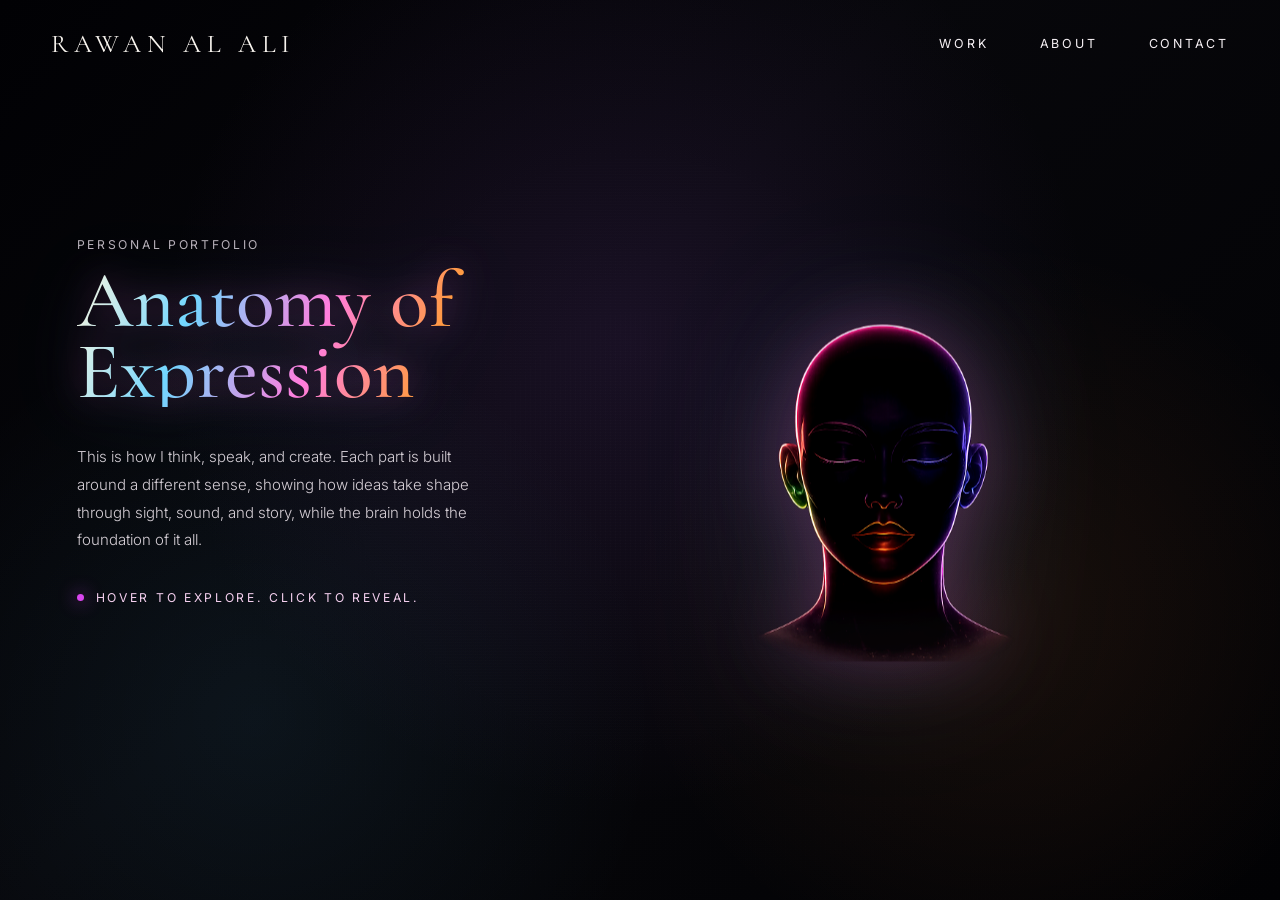
<file: index.html>
<!DOCTYPE html>
<html lang="en">
  <head>
    <meta charset="UTF-8" />
    <meta name="viewport" content="width=device-width, initial-scale=1.0" />
    <title>Anatomy of Expression | Rawan</title>
    <link rel="preconnect" href="https://fonts.googleapis.com" />
    <link rel="preconnect" href="https://fonts.gstatic.com" crossorigin />
    <link
      href="https://fonts.googleapis.com/css2?family=Cormorant+Garamond:wght@400;500;600&family=Inter:wght@300;400;500;600&display=swap"
      rel="stylesheet"
    />
    <link rel="stylesheet" href="style.css" />
  </head>
  <body>
    <div class="grain" aria-hidden="true"></div>

    <!-- Main navigation for the portfolio pages. -->
    <header class="site-header">
      <a class="brand" href="index.html#home" aria-label="Rawan Al Ali home">Rawan Al Ali</a>
      <nav class="main-nav" aria-label="Main navigation">
        <a href="index.html#work">Work</a>
        <a href="about.html">About</a>
        <a href="contact.html">Contact</a>
      </nav>
    </header>

    <main>
      <!-- Main landing section: the intro text sets up the anatomy metaphor. -->
      <section class="hero" id="home" aria-labelledby="page-title">
        <span class="work-anchor" id="work" aria-hidden="true"></span>
        <div class="hero-copy">
          <p class="eyebrow">Personal Portfolio</p>
          <h1 id="page-title">Anatomy of Expression</h1>
          <p class="intro">
            This is how I think, speak, and create. Each part is built around a
            different sense, showing how ideas take shape through sight, sound,
            and story, while the brain holds the foundation of it all.
          </p>
          <p class="hint">Hover to explore. Click to reveal.</p>
        </div>

        <!-- Desktop version of the interactive face. -->
        <section class="face-stage" aria-label="Interactive project anatomy">
          <!-- These dotted lines only show after a feature is clicked. -->
          <svg class="connector-layer" viewBox="0 0 1000 760" aria-hidden="true">
            <path class="connector connector-brain" d="M500 180 C625 112 760 120 875 180" />
            <path class="connector connector-eye" d="M430 332 C610 292 745 300 872 350" />
            <path class="connector connector-ear" d="M642 354 C775 310 840 330 905 424" />
            <path class="connector connector-mouth" d="M520 485 C690 545 760 615 870 645" />
          </svg>

          <div class="face-shell" id="faceShell">
            <img
              class="face-image"
              src="face.svg"
              alt="Abstract glowing face used as the interactive anatomy"
            />
            <!-- The SVG layer sits above the face image and holds all clickable areas. -->
            <svg class="expression-face hotspot-layer" viewBox="0 0 1536 1024" role="group" aria-label="Interactive face hotspots">
              <defs>
                <filter id="softGlow">
                  <feGaussianBlur stdDeviation="3" result="blur" />
                  <feMerge>
                    <feMergeNode in="blur" />
                    <feMergeNode in="SourceGraphic" />
                  </feMerge>
                </filter>
              </defs>

              <g class="feature-button brain-feature" data-feature="brain" role="button" tabindex="0" aria-label="Reveal Project 1, brain">
                <ellipse class="hit-zone" cx="768" cy="245" rx="210" ry="150" />
                <ellipse class="hover-aura brain-aura" cx="768" cy="282" rx="138" ry="92" />
                <g class="hotspot-glow brain-glow">
                  <circle class="feature-halo" cx="768" cy="276" r="78" />
                  <path d="M714 280 C704 254 724 234 750 244 C762 218 800 225 803 252 C834 247 850 280 828 302 C842 329 809 350 783 332 C762 357 725 340 735 309 C713 311 701 297 714 280 Z" />
                  <path d="M745 277 C760 270 770 281 762 295 C782 289 795 299 791 315 M799 264 C785 272 782 285 790 298 M816 293 C804 297 802 306 810 316 M742 314 C758 311 773 318 781 331" />
                </g>
              </g>

              <g class="feature-button eye-feature" data-feature="eye" role="button" tabindex="0" aria-label="Reveal Project 4, eyes">
                <ellipse class="hit-zone" cx="768" cy="452" rx="350" ry="118" />
                <ellipse class="hover-aura eye-aura" cx="660" cy="448" rx="108" ry="40" />
                <ellipse class="hover-aura eye-aura" cx="876" cy="448" rx="108" ry="40" />
                <g class="hotspot-glow eye-glow">
                  <path class="left-eye" d="M575 450 C628 416 699 420 733 459 C675 478 620 474 575 450 Z" />
                  <path class="right-eye" d="M961 450 C908 416 837 420 803 459 C861 478 916 474 961 450 Z" />
                  <path class="eye-lid" d="M590 405 C642 375 706 381 744 414 M946 405 C894 375 830 381 792 414" />
                  <circle class="eye-spark left-spark" cx="660" cy="449" r="8" />
                  <circle class="eye-spark right-spark" cx="876" cy="449" r="8" />
                </g>
              </g>

              <g class="feature-button ear-feature" data-feature="ear" role="button" tabindex="0" aria-label="Reveal Project 3, ears">
                <ellipse class="hit-zone" cx="520" cy="500" rx="95" ry="160" />
                <ellipse class="hit-zone" cx="1016" cy="500" rx="95" ry="160" />
                <circle class="hover-aura ear-aura" cx="505" cy="506" r="62" />
                <circle class="hover-aura ear-aura" cx="1031" cy="506" r="62" />
                <g class="hotspot-glow ear-glow">
                  <circle class="ear-dot" cx="505" cy="506" r="17" />
                  <circle class="ear-dot" cx="1031" cy="506" r="17" />
                  <path class="left-ear-ripple" d="M452 449 C410 478 410 535 452 564" />
                  <path class="left-ear-ripple" d="M414 421 C348 468 348 545 414 592" />
                  <path class="left-ear-ripple faint-ripple" d="M376 391 C286 455 286 558 376 622" />
                  <path class="right-ear-ripple" d="M1084 449 C1126 478 1126 535 1084 564" />
                  <path class="right-ear-ripple" d="M1122 421 C1188 468 1188 545 1122 592" />
                  <path class="right-ear-ripple faint-ripple" d="M1160 391 C1250 455 1250 558 1160 622" />
                </g>
              </g>

              <g class="feature-button mouth-feature" data-feature="mouth" role="button" tabindex="0" aria-label="Reveal Project 2, mouth">
                <ellipse class="hit-zone" cx="782" cy="680" rx="95" ry="56" />
                <ellipse class="hover-aura mouth-aura" cx="782" cy="680" rx="112" ry="72" />
                <g class="hotspot-glow mouth-glow">
                  <ellipse class="speech-mouth" cx="782" cy="680" rx="68" ry="23" />
                  <path class="upper-lip" d="M709 679 C739 657 764 657 782 674 C800 657 825 657 855 679" />
                  <path class="lower-lip" d="M714 685 C752 705 812 705 850 685" />
                  <path class="mouth-seam" d="M725 680 C758 676 806 676 839 680" />
                  <circle class="voice-dot" cx="782" cy="680" r="13" />
                  <path class="voice-wave" d="M662 722 C730 741 834 741 902 722" />
                  <path class="voice-wave" d="M630 746 C716 773 848 773 934 746" />
                </g>
              </g>
            </svg>
          </div>

          <!-- This one popup gets reused for every project through JavaScript. -->
          <article class="project-popup" id="projectPopup" aria-live="polite" hidden>
            <button class="close-popup" type="button" aria-label="Close project panel">x</button>
            <div class="feature-icon popup-mark" id="popupMark" aria-hidden="true"></div>
            <p class="popup-kicker" id="popupKicker"></p>
            <h2 id="popupTitle"></h2>
            <p id="popupDescription"></p>
            <a class="project-link" id="popupLink" href="https://rawan-alali.github.io/Project-1-comms-lab-2026/" target="_blank" rel="noreferrer">View Project</a>
          </article>
        </section>

        <!-- Mobile version: cards are easier to tap than tiny face features. -->
        <section class="mobile-work" aria-label="Projects">
          <article class="mobile-card brain-card">
            <div class="feature-icon brain-icon" aria-hidden="true">
              <svg viewBox="0 0 48 48"><path d="M18 30c-5 0-8-3-8-7 0-3 2-5 5-6 1-4 5-6 9-4 2-3 8-2 9 2 4 0 7 3 7 7 0 4-3 7-7 7"/><path d="M24 13v22M17 18c4 0 5 3 3 6m11-7c-4 1-5 4-3 7m-12 6c3-3 7-3 10 0m7-2c-2-3-1-6 2-8"/></svg>
            </div>
            <span>Types of People in the Elevator</span>
            <h2>Where It Begins</h2>
            <p>A concept-driven experience that translates a physical space into a digital one. This piece reflects the foundation of my thinking, where structure, pacing, and interaction come together. <em>The idea before the outcome.</em></p>
            <a href="https://rawan-alali.github.io/Project-1-comms-lab-2026/" target="_blank" rel="noreferrer">View Project 1</a>
          </article>
          <article class="mobile-card eye-card">
            <div class="feature-icon eye-icon" aria-hidden="true">
              <svg viewBox="0 0 48 48"><path d="M7 24s6-9 17-9 17 9 17 9-6 9-17 9S7 24 7 24Z"/><circle cx="24" cy="24" r="5"/></svg>
            </div>
            <span>The Vermeer Case</span>
            <h2>Seeing the Unseen</h2>
            <p>An interactive mystery where truth is built through observation. This piece focuses on sight, guiding users through video, evidence, and detail to question what they see. <em>Perception is shaped, not given.</em></p>
            <a href="https://mimisosparkle.github.io/commLab-video-project/" target="_blank" rel="noreferrer">View Project 4</a>
          </article>
          <article class="mobile-card ear-card">
            <div class="feature-icon ear-icon" aria-hidden="true">
              <svg viewBox="0 0 48 48"><path d="M29 35c0-6 7-7 7-16 0-7-5-11-12-11S12 13 12 20"/><path d="M18 20c0-4 3-7 7-7s7 3 7 7c0 7-7 8-7 13 0 4-3 7-7 7-2 0-4-1-5-3"/><path d="M20 21c0-3 2-5 5-5s5 2 5 5"/></svg>
            </div>
            <span>Morning Cafe</span>
            <h2>Listening Between Moments</h2>
            <p>A story told through sound, where dialogue and atmosphere guide the experience. This piece focuses on listening, using audio to build emotion, pacing, and narrative. <em>You don’t just hear the story, you move through it.</em></p>
            <a href="https://nadsb26.github.io/commslab-project3/" target="_blank" rel="noreferrer">View Project 3</a>
          </article>
          <article class="mobile-card mouth-card">
            <div class="feature-icon mouth-icon" aria-hidden="true">
              <svg viewBox="0 0 48 48"><path d="M8 24c5-5 10-7 16-2 6-5 11-3 16 2-6 5-26 5-32 0Z"/><path d="M10 24c6 3 22 3 28 0"/></svg>
            </div>
            <span>Home is Where You Are</span>
            <h2>Speaking Through Story</h2>
            <p>An interactive narrative about belonging, told through gradual reveal and user interaction. This piece focuses on expression, showing how stories unfold through action, memory, and emotion. <em>Home is not a place, it’s what stays.</em></p>
            <a href="https://rawan-alali.github.io/comic-1/" target="_blank" rel="noreferrer">View Project 2</a>
          </article>
        </section>
      </section>
    </main>

    <script src="script.js"></script>
  </body>
</html>
</file>
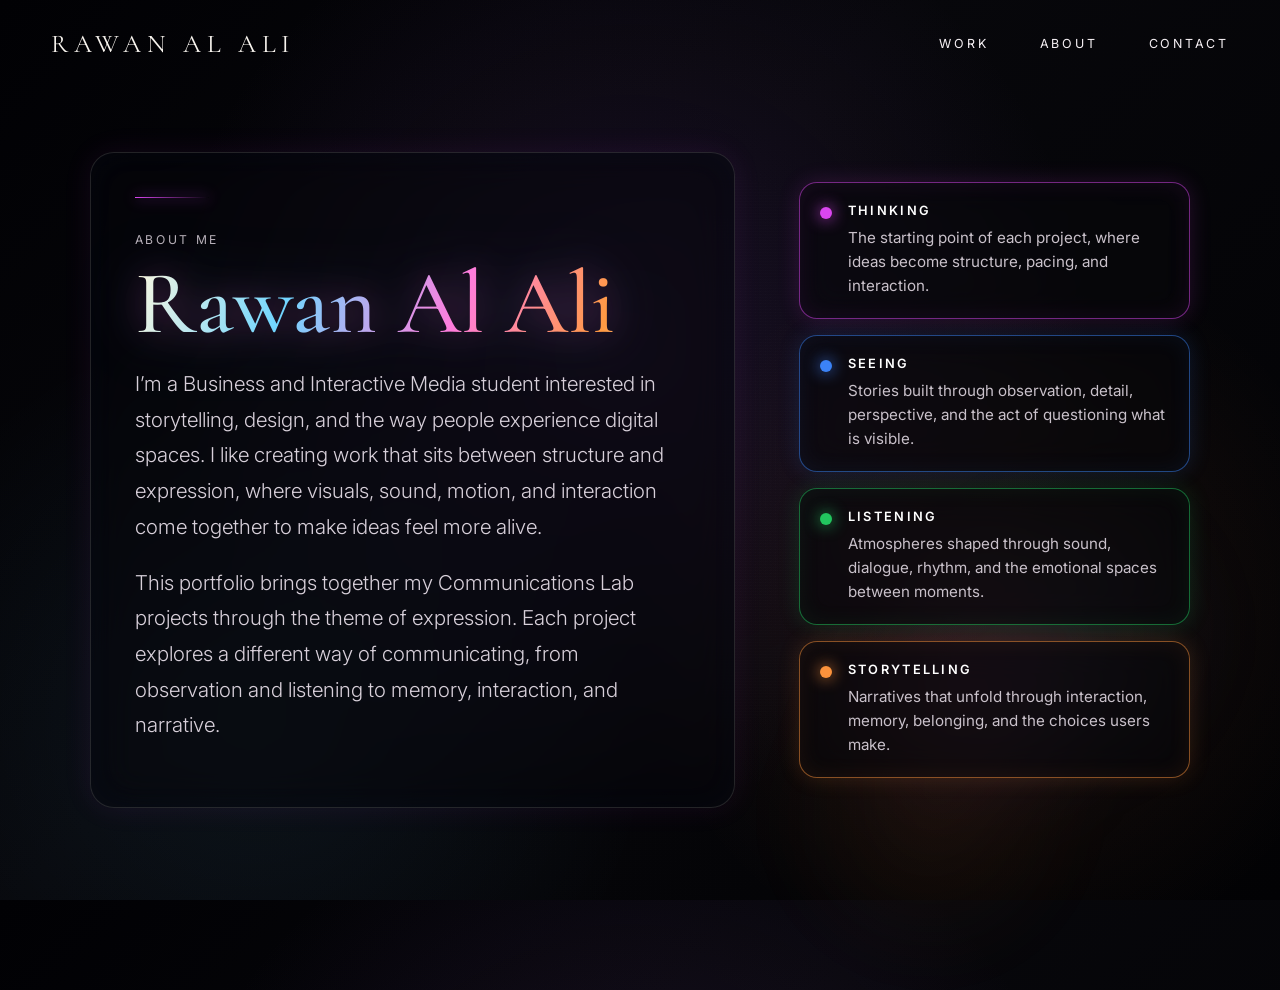
<file: about.html>
<!DOCTYPE html>
<html lang="en">
  <head>
    <meta charset="UTF-8" />
    <meta name="viewport" content="width=device-width, initial-scale=1.0" />
    <title>About Rawan Al Ali | Anatomy of Expression</title>
    <link rel="preconnect" href="https://fonts.googleapis.com" />
    <link rel="preconnect" href="https://fonts.gstatic.com" crossorigin />
    <link
      href="https://fonts.googleapis.com/css2?family=Cormorant+Garamond:wght@400;500;600&family=Inter:wght@300;400;500;600&display=swap"
      rel="stylesheet"
    />
    <link rel="stylesheet" href="style.css" />
  </head>
  <body class="about-page">
    <div class="grain" aria-hidden="true"></div>

    <!-- Same navigation as the homepage so the site feels connected. -->
    <header class="site-header">
      <a class="brand" href="index.html#home" aria-label="Rawan Al Ali home">Rawan Al Ali</a>
      <nav class="main-nav" aria-label="Main navigation">
        <a href="index.html#work">Work</a>
        <a href="about.html">About</a>
        <a href="contact.html">Contact</a>
      </nav>
    </header>

    <main>
      <!-- About page: short bio paired with the four parts of expression. -->
      <section class="about-hero" aria-labelledby="about-title">
        <article class="about-panel">
          <div class="section-rule"></div>
          <p class="eyebrow">About Me</p>
          <h1 id="about-title">Rawan Al Ali</h1>
          <p>
            I’m a Business and Interactive Media student interested in
            storytelling, design, and the way people experience digital spaces.
            I like creating work that sits between structure and expression,
            where visuals, sound, motion, and interaction come together to make
            ideas feel more alive.
          </p>
          <p>
            This portfolio brings together my Communications Lab projects
            through the theme of expression. Each project explores a different
            way of communicating, from observation and listening to memory,
            interaction, and narrative.
          </p>
        </article>

        <!-- These cards explain how each sense connects to the portfolio. -->
        <aside class="about-traits" aria-label="Creative traits">
          <div class="trait-card brain-trait">
            <span class="trait-dot" aria-hidden="true"></span>
            <div>
              <h2>Thinking</h2>
              <p>The starting point of each project, where ideas become structure, pacing, and interaction.</p>
            </div>
          </div>
          <div class="trait-card eye-trait">
            <span class="trait-dot" aria-hidden="true"></span>
            <div>
              <h2>Seeing</h2>
              <p>Stories built through observation, detail, perspective, and the act of questioning what is visible.</p>
            </div>
          </div>
          <div class="trait-card ear-trait">
            <span class="trait-dot" aria-hidden="true"></span>
            <div>
              <h2>Listening</h2>
              <p>Atmospheres shaped through sound, dialogue, rhythm, and the emotional spaces between moments.</p>
            </div>
          </div>
          <div class="trait-card mouth-trait">
            <span class="trait-dot" aria-hidden="true"></span>
            <div>
              <h2>Storytelling</h2>
              <p>Narratives that unfold through interaction, memory, belonging, and the choices users make.</p>
            </div>
          </div>
        </aside>
      </section>
    </main>
  </body>
</html>
</file>
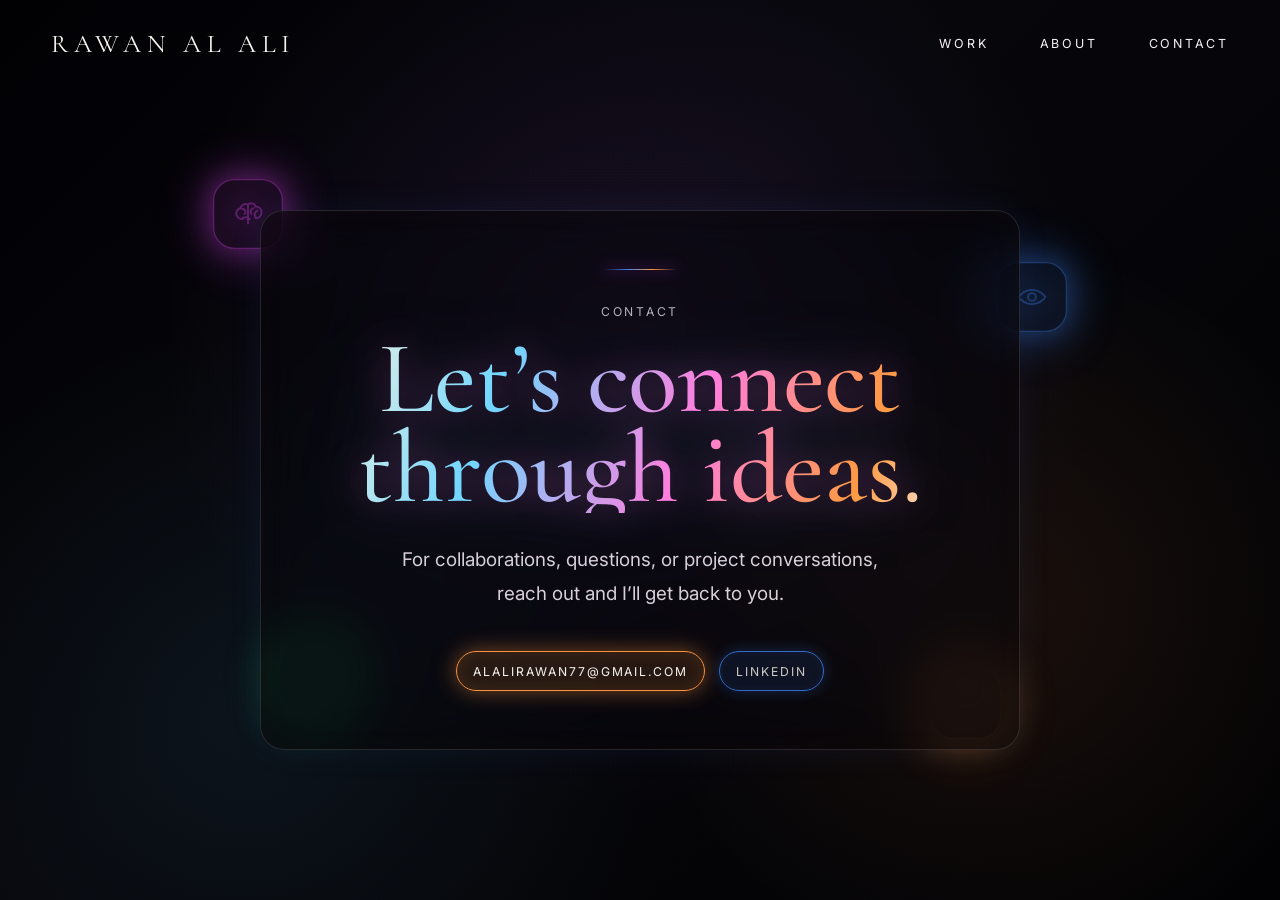
<file: contact.html>
<!DOCTYPE html>
<html lang="en">
  <head>
    <meta charset="UTF-8" />
    <meta name="viewport" content="width=device-width, initial-scale=1.0" />
    <title>Contact Rawan Al Ali | Anatomy of Expression</title>
    <link rel="preconnect" href="https://fonts.googleapis.com" />
    <link rel="preconnect" href="https://fonts.gstatic.com" crossorigin />
    <link
      href="https://fonts.googleapis.com/css2?family=Cormorant+Garamond:wght@400;500;600&family=Inter:wght@300;400;500;600&display=swap"
      rel="stylesheet"
    />
    <link rel="stylesheet" href="style.css" />
  </head>
  <body class="contact-page">
    <div class="grain" aria-hidden="true"></div>

    <!-- Shared navigation. -->
    <header class="site-header">
      <a class="brand" href="index.html#home" aria-label="Rawan Al Ali home">Rawan Al Ali</a>
      <nav class="main-nav" aria-label="Main navigation">
        <a href="index.html#work">Work</a>
        <a href="about.html">About</a>
        <a href="contact.html">Contact</a>
      </nav>
    </header>

    <main>
      <!-- Contact page kept simple so the email and LinkedIn stay clear. -->
      <section class="contact-hero" aria-labelledby="contact-title">
        <article class="contact-card">
          <div class="section-rule"></div>
          <p class="eyebrow">Contact</p>
          <h1 id="contact-title">Let’s connect through ideas.</h1>
          <p>
            For collaborations, questions, or project conversations, reach out
            and I’ll get back to you.
          </p>
          <div class="contact-links">
            <a href="mailto:alalirawan77@gmail.com">alalirawan77@gmail.com</a>
            <a href="https://www.linkedin.com/in/rawan-al-ali-9820273aa" target="_blank" rel="noreferrer">LinkedIn</a>
          </div>
        </article>

        <!-- Decorative icons repeat the four senses from the main page. -->
        <div class="contact-icons" aria-hidden="true">
          <div class="feature-icon brain-icon">
            <svg viewBox="0 0 48 48"><path d="M18 30c-5 0-8-3-8-7 0-3 2-5 5-6 1-4 5-6 9-4 2-3 8-2 9 2 4 0 7 3 7 7 0 4-3 7-7 7"/><path d="M24 13v22M17 18c4 0 5 3 3 6m11-7c-4 1-5 4-3 7m-12 6c3-3 7-3 10 0m7-2c-2-3-1-6 2-8"/></svg>
          </div>
          <div class="feature-icon eye-icon">
            <svg viewBox="0 0 48 48"><path d="M7 24s6-9 17-9 17 9 17 9-6 9-17 9S7 24 7 24Z"/><circle cx="24" cy="24" r="5"/></svg>
          </div>
          <div class="feature-icon ear-icon">
            <svg viewBox="0 0 48 48"><path d="M29 35c0-6 7-7 7-16 0-7-5-11-12-11S12 13 12 20"/><path d="M18 20c0-4 3-7 7-7s7 3 7 7c0 7-7 8-7 13 0 4-3 7-7 7-2 0-4-1-5-3"/><path d="M20 21c0-3 2-5 5-5s5 2 5 5"/></svg>
          </div>
          <div class="feature-icon mouth-icon">
            <svg viewBox="0 0 48 48"><path d="M8 24c5-5 10-7 16-2 6-5 11-3 16 2-6 5-26 5-32 0Z"/><path d="M10 24c6 3 22 3 28 0"/></svg>
          </div>
        </div>
      </section>
    </main>
  </body>
</html>
</file>
<file: style.css>
/* Main color palette for the four parts of expression. */
:root {
  --bg: #020204;
  --charcoal: #09090e;
  --text: #f8f4ee;
  --muted: #b7b0b8;
  --brain: #d946ef;
  --eye: #3b82f6;
  --ear: #22c55e;
  --mouth: #fb923c;
  --active-color: var(--brain);
}

* {
  box-sizing: border-box;
}

html {
  scroll-behavior: smooth;
}

body {
  min-height: 100vh;
  margin: 0;
  color: var(--text);
  background:
    radial-gradient(circle at 49% 38%, rgba(109, 61, 153, 0.18), transparent 29rem),
    radial-gradient(circle at 78% 68%, rgba(255, 138, 61, 0.09), transparent 23rem),
    radial-gradient(circle at 20% 80%, rgba(85, 200, 255, 0.07), transparent 25rem),
    linear-gradient(135deg, #010104 0%, #07070b 42%, #020204 100%);
  font-family: "Inter", system-ui, sans-serif;
  overflow-x: hidden;
}

a {
  color: inherit;
  text-decoration: none;
}

button {
  font: inherit;
}

/* A subtle texture so the black background does not feel flat. */
.grain {
  position: fixed;
  inset: 0;
  z-index: -1;
  pointer-events: none;
  opacity: 0.42;
  background-image:
    linear-gradient(rgba(255, 255, 255, 0.028) 1px, transparent 1px),
    linear-gradient(90deg, rgba(255, 255, 255, 0.018) 1px, transparent 1px);
  background-size: 3px 3px, 5px 5px;
  mask-image: radial-gradient(circle at center, black 10%, transparent 86%);
}

.site-header {
  position: fixed;
  top: 0;
  left: 0;
  right: 0;
  z-index: 20;
  display: flex;
  align-items: center;
  justify-content: space-between;
  padding: 28px clamp(22px, 4vw, 64px);
  mix-blend-mode: screen;
}

.brand {
  font-family: "Cormorant Garamond", serif;
  font-size: clamp(1.35rem, 2vw, 2rem);
  letter-spacing: 0.22em;
  text-transform: uppercase;
}

.main-nav {
  display: flex;
  gap: clamp(24px, 4vw, 58px);
  color: #f6f0f4;
  font-size: 0.78rem;
  letter-spacing: 0.22em;
  text-transform: uppercase;
}

.main-nav a {
  position: relative;
  padding-block: 8px;
}

.main-nav a::after {
  position: absolute;
  left: 0;
  bottom: 0;
  width: 100%;
  height: 1px;
  content: "";
  background: currentColor;
  transform: scaleX(0);
  transform-origin: left;
  transition: transform 220ms ease;
}

.main-nav a:hover::after,
.main-nav a:focus-visible::after {
  transform: scaleX(1);
}

/* Homepage intro and layout. */
.hero {
  position: relative;
  min-height: 100vh;
  padding: 110px clamp(22px, 4vw, 64px) 48px;
}

.hero-copy {
  position: absolute;
  top: clamp(190px, 25vh, 250px);
  left: clamp(52px, 6vw, 108px);
  z-index: 12;
  width: min(440px, 32vw);
}

.eyebrow,
.hint,
.popup-kicker,
.mobile-card span {
  color: var(--muted);
  font-size: 0.76rem;
  letter-spacing: 0.22em;
  text-transform: uppercase;
}

h1,
h2 {
  margin: 0;
  font-family: "Cormorant Garamond", serif;
  font-weight: 500;
}

h1 {
  margin-top: 14px;
  font-size: clamp(3.2rem, 6.25vw, 7.1rem);
  line-height: 0.88;
  color: var(--text);
  background:
    linear-gradient(110deg, #fff7df 0%, #71d6ff 28%, #ff7ddd 58%, #ff9a42 84%, #f8f4ee 100%);
  background-clip: text;
  -webkit-background-clip: text;
  -webkit-text-fill-color: transparent;
  text-wrap: balance;
  filter:
    drop-shadow(0 0 18px rgba(255, 91, 215, 0.38))
    drop-shadow(0 0 36px rgba(85, 200, 255, 0.22));
}

.intro {
  margin: 36px 0 0;
  max-width: 410px;
  color: #d5ced5;
  font-size: clamp(0.94rem, 1.05vw, 1.12rem);
  font-weight: 300;
  line-height: 1.85;
}

.hint {
  display: inline-flex;
  align-items: center;
  gap: 12px;
  margin-top: 36px;
  color: #f5d0ef;
}

.hint::before {
  width: 7px;
  height: 7px;
  content: "";
  border-radius: 50%;
  background: var(--brain);
  box-shadow: 0 0 18px var(--brain);
}

.work-anchor {
  position: absolute;
  top: 0;
  left: 0;
  width: 1px;
  height: 1px;
  pointer-events: none;
}

/* Desktop face interaction area. */
.face-stage {
  position: absolute;
  top: clamp(92px, 10vh, 122px);
  right: clamp(105px, 7vw, 170px);
  bottom: 0;
  width: min(46vw, 760px);
  min-height: 0;
  margin-left: 0;
  display: grid;
  place-items: center;
  transform: none;
}

.face-shell {
  --face-lift: clamp(-34px, -2.5vh, -18px);
  position: relative;
  width: min(44vw, 720px);
  min-width: 500px;
  aspect-ratio: 1536 / 1024;
  filter:
    drop-shadow(0 0 38px rgba(255, 91, 215, 0.24))
    drop-shadow(0 0 70px rgba(85, 200, 255, 0.16));
  transform: translateY(var(--face-lift));
  transition: filter 420ms ease-in-out, transform 420ms ease-in-out;
}

.face-shell.is-dimmed {
  filter:
    drop-shadow(0 0 24px rgba(255, 91, 215, 0.16))
    drop-shadow(0 0 52px rgba(85, 200, 255, 0.1));
  transform: translateY(var(--face-lift)) scale(0.86) translateX(-1vw);
}

.face-image {
  position: absolute;
  inset: 0;
  width: 100%;
  height: 100%;
  object-fit: cover;
  object-position: center;
  opacity: 1;
  filter: saturate(1.22) contrast(1.08) brightness(1.05);
  mix-blend-mode: screen;
  mask-image: radial-gradient(ellipse at 50% 52%, black 42%, rgba(0, 0, 0, 0.86) 61%, transparent 79%);
  transition: opacity 420ms ease-in-out, filter 420ms ease-in-out;
}

.face-stage.is-hovering .face-image {
  opacity: 0.92;
  filter: saturate(1.08) contrast(1.04) brightness(0.94);
}

.face-shell.is-dimmed .face-image {
  opacity: 0.9;
  filter: saturate(1.02) contrast(1.02) brightness(0.9);
}

.expression-face,
.connector-layer {
  width: 100%;
  height: 100%;
  overflow: visible;
}

.hotspot-layer {
  position: absolute;
  inset: 0;
  z-index: 3;
}

.feature-button {
  cursor: pointer;
  outline: none;
}

.feature-button,
.feature-button * {
  pointer-events: all;
}

.hit-zone {
  fill: transparent;
  stroke: transparent;
}

/* Hover is just aura; click reveals the actual feature drawing. */
.hotspot-glow,
.hover-aura {
  opacity: 0;
  mix-blend-mode: screen;
  transition: opacity 420ms ease-in-out, transform 420ms ease-in-out, filter 420ms ease-in-out;
}

.hover-aura {
  fill: currentColor;
  pointer-events: none;
}

.brain-aura {
  color: var(--brain);
  filter: blur(14px) saturate(1.35) drop-shadow(0 0 30px rgba(217, 70, 239, 0.58));
}

.eye-aura {
  color: var(--eye);
  filter: blur(13px) saturate(1.35) drop-shadow(0 0 30px rgba(59, 130, 246, 0.58));
}

.ear-aura {
  color: var(--ear);
  filter: blur(15px) saturate(1.38) drop-shadow(0 0 34px rgba(34, 197, 94, 0.58));
}

.mouth-aura {
  color: var(--mouth);
  filter: blur(14px) saturate(1.38) drop-shadow(0 0 36px rgba(251, 146, 60, 0.62));
}

.hotspot-glow path,
.hotspot-glow circle,
.hotspot-glow ellipse {
  fill: none;
  stroke-linecap: round;
  stroke-linejoin: round;
}

.brain-glow path,
.brain-glow circle {
  stroke: var(--brain);
  stroke-width: 5.2;
  filter:
    saturate(1.55)
    drop-shadow(0 0 8px rgba(255, 255, 255, 0.32))
    drop-shadow(0 0 14px var(--brain))
    drop-shadow(0 0 34px rgba(217, 70, 239, 0.52));
}

.brain-glow circle {
  stroke-width: 1.9;
  opacity: 0.5;
}

.eye-glow path,
.eye-glow circle {
  stroke: var(--eye);
  stroke-width: 4.05;
  filter:
    saturate(1.55)
    drop-shadow(0 0 13px var(--eye))
    drop-shadow(0 0 38px rgba(59, 130, 246, 0.54));
}

.ear-glow path {
  stroke: var(--ear);
  stroke-width: 5.6;
  filter:
    saturate(1.6)
    drop-shadow(0 0 13px var(--ear))
    drop-shadow(0 0 42px rgba(34, 197, 94, 0.54));
}

.mouth-glow path {
  stroke: var(--mouth);
  stroke-width: 4.8;
  filter:
    saturate(1.6)
    drop-shadow(0 0 14px var(--mouth))
    drop-shadow(0 0 44px rgba(251, 146, 60, 0.58));
}

.speech-mouth,
.voice-dot,
.ear-dot {
  fill: currentColor;
}

.speech-mouth {
  color: rgba(251, 146, 60, 0.18);
}

.voice-dot,
.ear-dot {
  opacity: 0.9;
}

.voice-wave {
  opacity: 0.82;
}

.faint-ripple {
  opacity: 0.32;
}

.feature-button:hover .hover-aura,
.feature-button:focus-visible .hover-aura {
  opacity: 0.34;
}

.feature-button.is-active .hotspot-glow {
  opacity: 0.94;
}

.feature-button.is-active .hover-aura {
  opacity: 0.48;
}

.feature-button:focus-visible .hit-zone {
  stroke: rgba(255, 255, 255, 0.38);
  stroke-width: 3;
}

.brain-feature.is-active .brain-glow {
  animation: brainPulse 1.8s ease infinite;
}

.eye-feature.is-active .eye-glow {
  transform: scaleY(1.04);
  transform-box: fill-box;
  transform-origin: center;
  animation: eyeFocus 2.6s ease-in-out infinite;
}

.eye-feature.is-active .eye-spark {
  fill: var(--eye);
  opacity: 0.55;
}

.ear-feature.is-active .ear-glow {
  transform: scale(1.02);
  transform-box: fill-box;
  transform-origin: center;
}

.mouth-feature.is-active .mouth-glow {
  transform: scaleY(1.02);
  transform-box: fill-box;
  transform-origin: center;
  animation: mouthPulse 1.9s ease-in-out infinite;
}

.connector-layer {
  position: absolute;
  inset: 0;
  z-index: 2;
  pointer-events: none;
}

.connector {
  opacity: 0;
  fill: none;
  stroke: var(--active-color);
  stroke-width: 1.8;
  stroke-dasharray: 8 12;
  filter:
    drop-shadow(0 0 8px var(--active-color))
    drop-shadow(0 0 18px var(--active-color));
  transition: opacity 420ms ease-in-out;
}

.face-stage[data-active="brain"] .connector-brain,
.face-stage[data-active="eye"] .connector-eye,
.face-stage[data-active="ear"] .connector-ear,
.face-stage[data-active="mouth"] .connector-mouth {
  opacity: 0.68;
  animation: dashMove 1.8s linear infinite;
}

/* Floating project card that changes based on the clicked feature. */
.project-popup {
  position: fixed;
  z-index: 18;
  width: clamp(260px, 19vw, 310px);
  max-height: calc(100vh - 170px);
  padding: 24px 22px;
  overflow-y: auto;
  border: 1px solid color-mix(in srgb, var(--active-color), white 8%);
  border-radius: 20px;
  color: var(--text);
  background: rgba(5, 5, 10, 0.78);
  box-shadow:
    inset 0 0 20px color-mix(in srgb, var(--active-color), transparent 94%),
    0 0 16px color-mix(in srgb, var(--active-color), transparent 70%),
    0 0 42px color-mix(in srgb, var(--active-color), transparent 86%);
  backdrop-filter: blur(18px);
  opacity: 0;
  transform: translateY(14px) scale(0.95);
  transform-origin: center;
  animation: panelIn 420ms ease-in-out forwards;
}

.project-popup[data-feature="brain"] {
  top: clamp(170px, 23vh, 235px);
  right: clamp(46px, 4vw, 82px);
}

.project-popup[data-feature="eye"] {
  top: clamp(210px, 30vh, 310px);
  right: clamp(46px, 4vw, 82px);
}

.project-popup[data-feature="ear"] {
  top: clamp(190px, 27vh, 280px);
  right: clamp(46px, 4vw, 82px);
}

.project-popup[data-feature="mouth"] {
  right: clamp(46px, 4vw, 82px);
  bottom: clamp(46px, 8vh, 90px);
}

.close-popup {
  position: absolute;
  top: 10px;
  right: 10px;
  width: 42px;
  height: 42px;
  border: 0;
  color: var(--muted);
  background: transparent;
  border-radius: 50%;
  cursor: pointer;
  transition: color 300ms ease-in-out, background 300ms ease-in-out, filter 300ms ease-in-out;
}

.close-popup:hover,
.close-popup:focus-visible {
  color: var(--text);
  background: color-mix(in srgb, var(--active-color), transparent 88%);
  filter: drop-shadow(0 0 10px var(--active-color));
}

/* Reusable neon icon tile used in popups, mobile cards, and contact. */
.feature-icon {
  --icon-color: var(--active-color);
  position: relative;
  width: 52px;
  height: 52px;
  margin-bottom: 14px;
  border: 1.5px solid currentColor;
  border-radius: 16px;
  color: var(--icon-color);
  background:
    radial-gradient(circle at center, color-mix(in srgb, var(--icon-color), transparent 84%), transparent 62%),
    rgba(5, 6, 10, 0.54);
  box-shadow:
    inset 0 0 22px color-mix(in srgb, var(--icon-color), transparent 78%),
    0 0 18px color-mix(in srgb, var(--icon-color), transparent 26%),
    0 0 44px color-mix(in srgb, var(--icon-color), transparent 68%);
  filter: drop-shadow(0 0 14px color-mix(in srgb, var(--icon-color), transparent 4%));
}

.feature-icon::before,
.feature-icon::after {
  position: absolute;
  content: "";
}

.brain-icon,
.popup-mark[data-mark="idea"] {
  --icon-color: var(--brain);
}

.brain-icon::before,
.popup-mark[data-mark="idea"]::before {
  inset: 15px 16px 18px;
  border: 2px solid currentColor;
  border-radius: 48% 54% 45% 58%;
  box-shadow: inset 10px 0 0 -7px currentColor, inset -12px 6px 0 -9px currentColor;
}

.brain-icon::after,
.popup-mark[data-mark="idea"]::after {
  left: 31px;
  bottom: 14px;
  width: 9px;
  height: 12px;
  border-left: 2px solid currentColor;
  border-bottom: 2px solid currentColor;
  border-radius: 0 0 0 10px;
}

.eye-icon,
.popup-mark[data-mark="vision"] {
  --icon-color: var(--eye);
}

.eye-icon::before,
.popup-mark[data-mark="vision"]::before {
  inset: 20px 14px;
  border: 2px solid currentColor;
  border-radius: 70% 30% 70% 30% / 55% 45% 55% 45%;
  transform: rotate(45deg);
}

.eye-icon::after,
.popup-mark[data-mark="vision"]::after {
  top: 22px;
  left: 23px;
  width: 10px;
  height: 10px;
  border: 2px solid currentColor;
  border-radius: 50%;
}

.ear-icon,
.popup-mark[data-mark="sound"] {
  --icon-color: var(--ear);
}

.ear-icon::before,
.popup-mark[data-mark="sound"]::before {
  top: 14px;
  left: 20px;
  width: 16px;
  height: 24px;
  border: 2px solid currentColor;
  border-radius: 60% 45% 55% 60%;
}

.ear-icon::after,
.popup-mark[data-mark="sound"]::after {
  top: 19px;
  left: 35px;
  width: 8px;
  height: 18px;
  border-right: 2px solid currentColor;
  border-radius: 50%;
}

.mouth-icon,
.popup-mark[data-mark="story"] {
  --icon-color: var(--mouth);
}

.mouth-icon::before,
.popup-mark[data-mark="story"]::before {
  top: 23px;
  left: 14px;
  width: 30px;
  height: 12px;
  border-top: 2px solid currentColor;
  border-bottom: 2px solid currentColor;
  border-radius: 50%;
}

.mouth-icon::after,
.popup-mark[data-mark="story"]::after {
  top: 29px;
  left: 18px;
  width: 22px;
  height: 1px;
  background: currentColor;
  box-shadow: 0 0 12px currentColor;
}

.feature-icon:has(svg) {
  display: grid;
  place-items: center;
}

.feature-icon:has(svg)::before,
.feature-icon:has(svg)::after,
.popup-mark:has(svg)::before,
.popup-mark:has(svg)::after {
  display: none;
}

.feature-icon svg {
  width: 28px;
  height: 28px;
  fill: none;
  stroke: currentColor;
  stroke-width: 2.3;
  stroke-linecap: round;
  stroke-linejoin: round;
}

.brain-icon svg,
.popup-mark[data-mark="idea"] svg {
  width: 30px;
  height: 30px;
}

.mouth-icon svg,
.popup-mark[data-mark="story"] svg {
  width: 31px;
}

.project-popup h2 {
  margin: 12px 0 14px;
  font-size: 1.55rem;
  line-height: 1.02;
}

.project-popup p:not(.popup-kicker) {
  margin: 0 0 8px;
  color: #d6d0d8;
  font-size: 0.84rem;
  line-height: 1.58;
}

.popup-note {
  display: block;
  margin-top: 12px;
  color: color-mix(in srgb, var(--active-color), white 24%);
  font-style: italic;
  line-height: 1.45;
}

.project-link,
.mobile-card a,
.contact-section a,
.contact-card a {
  display: inline-flex;
  align-items: center;
  justify-content: center;
  min-height: 40px;
  margin-top: 14px;
  padding: 0 16px;
  border: 1px solid var(--active-color);
  border-radius: 999px;
  color: var(--text);
  background: color-mix(in srgb, var(--active-color), transparent 88%);
  box-shadow:
    inset 0 0 16px color-mix(in srgb, var(--active-color), transparent 88%),
    0 0 22px color-mix(in srgb, var(--active-color), transparent 54%);
  font-size: 0.76rem;
  letter-spacing: 0.16em;
  text-transform: uppercase;
}

.mobile-work {
  display: none;
}

.about-section,
.contact-section {
  position: relative;
  width: min(760px, calc(100% - 44px));
  margin: 0 auto;
  padding: 115px 0;
}

.section-rule {
  width: 74px;
  height: 1px;
  margin-bottom: 34px;
  background: linear-gradient(90deg, var(--brain), transparent);
  box-shadow: 0 0 14px var(--brain);
}

.about-section h2,
.contact-section h2 {
  margin: 12px 0 24px;
  font-size: clamp(3rem, 6vw, 5.5rem);
}

.about-section p:not(.eyebrow) {
  color: #d4ccd7;
  font-size: clamp(1.05rem, 1.8vw, 1.35rem);
  font-weight: 300;
  line-height: 1.9;
}

.contact-section {
  min-height: 48vh;
  text-align: center;
}

.contact-section a {
  --active-color: var(--eye);
}

/* About page layout. */
.about-page main {
  min-height: 100vh;
  padding: 132px clamp(22px, 7vw, 104px) 72px;
}

.about-hero {
  position: relative;
  display: grid;
  grid-template-columns: minmax(520px, 1.12fr) minmax(320px, 0.68fr);
  gap: clamp(32px, 5vw, 72px);
  align-items: center;
  width: min(1120px, 100%);
  min-height: calc(100vh - 204px);
  margin: 0 auto;
}

.about-hero::after {
  position: absolute;
  right: -6vw;
  bottom: -18vh;
  z-index: -1;
  width: min(48vw, 620px);
  aspect-ratio: 1;
  content: "";
  border-radius: 50%;
  background:
    radial-gradient(circle, rgba(217, 70, 239, 0.13), transparent 36%),
    radial-gradient(circle at 68% 42%, rgba(59, 130, 246, 0.11), transparent 34%),
    radial-gradient(circle at 45% 72%, rgba(251, 146, 60, 0.09), transparent 32%);
  filter: blur(26px);
  opacity: 0.62;
}

.about-panel {
  padding: clamp(24px, 4vw, 44px);
  border: 1px solid rgba(255, 255, 255, 0.12);
  border-radius: 24px;
  background: rgba(7, 7, 12, 0.54);
  max-width: 780px;
  box-shadow: 0 0 30px rgba(217, 70, 239, 0.08), inset 0 0 34px rgba(59, 130, 246, 0.026);
  backdrop-filter: blur(20px);
}

.about-panel h1 {
  font-size: clamp(3.4rem, 7vw, 6.2rem);
  line-height: 0.95;
}

.about-panel p:not(.eyebrow) {
  max-width: 66ch;
  color: #d8d0da;
  font-size: clamp(1.05rem, 1.6vw, 1.28rem);
  font-weight: 300;
  line-height: 1.74;
}

.about-traits {
  display: grid;
  gap: 16px;
}

.trait-card {
  --trait-color: var(--brain);
  display: grid;
  grid-template-columns: auto 1fr;
  gap: 16px;
  align-items: start;
  padding: 20px;
  border: 1px solid color-mix(in srgb, var(--trait-color), transparent 48%);
  border-radius: 18px;
  background: rgba(7, 7, 12, 0.58);
  box-shadow:
    inset 0 0 22px color-mix(in srgb, var(--trait-color), transparent 92%),
    0 0 22px color-mix(in srgb, var(--trait-color), transparent 84%);
  backdrop-filter: blur(18px);
}

.eye-trait {
  --trait-color: var(--eye);
}

.ear-trait {
  --trait-color: var(--ear);
}

.mouth-trait {
  --trait-color: var(--mouth);
}

.trait-dot {
  width: 12px;
  height: 12px;
  margin-top: 4px;
  border-radius: 50%;
  background: var(--trait-color);
  box-shadow: 0 0 16px var(--trait-color);
}

.trait-card h2 {
  margin: 0 0 8px;
  color: #fff;
  font-family: "Inter", system-ui, sans-serif;
  font-size: 0.8rem;
  font-weight: 600;
  letter-spacing: 0.18em;
  text-transform: uppercase;
}

.trait-card p {
  margin: 0;
  color: #c9c1ca;
  font-size: 0.95rem;
  line-height: 1.58;
}

.about-orbit {
  position: relative;
  display: grid;
  place-items: center;
  min-height: 520px;
}

.about-orbit img {
  width: min(100%, 460px);
  opacity: 0.46;
  filter: saturate(0.78) brightness(0.68) drop-shadow(0 0 28px rgba(217, 70, 239, 0.12));
  mask-image: radial-gradient(ellipse at 50% 52%, black 32%, rgba(0, 0, 0, 0.86) 56%, transparent 75%);
}

.about-tags {
  position: absolute;
  inset: 0;
  pointer-events: none;
}

.about-tags span {
  position: absolute;
  color: #f6edf5;
  font-size: 0.72rem;
  letter-spacing: 0.2em;
  text-transform: uppercase;
  opacity: 0.72;
  text-shadow: 0 0 10px currentColor;
}

.about-tags span:nth-child(1) {
  top: 18%;
  left: 8%;
  color: var(--brain);
}

.about-tags span:nth-child(2) {
  top: 38%;
  right: 0;
  color: var(--eye);
}

.about-tags span:nth-child(3) {
  bottom: 28%;
  left: 0;
  color: var(--ear);
}

.about-tags span:nth-child(4) {
  right: 14%;
  bottom: 12%;
  color: var(--mouth);
}

/* Contact page layout. */
.contact-page main {
  min-height: 100vh;
  padding: 132px clamp(22px, 7vw, 104px) 72px;
}

.contact-hero {
  position: relative;
  display: grid;
  place-items: center;
  min-height: calc(100vh - 204px);
  overflow: hidden;
}

.contact-card {
  position: relative;
  z-index: 2;
  width: min(760px, 100%);
  padding: clamp(26px, 5vw, 58px);
  border: 1px solid rgba(255, 255, 255, 0.12);
  border-radius: 24px;
  background: rgba(7, 7, 12, 0.56);
  box-shadow: 0 0 34px rgba(59, 130, 246, 0.08), inset 0 0 36px rgba(251, 146, 60, 0.026);
  text-align: center;
  backdrop-filter: blur(20px);
}

.contact-card .section-rule {
  margin-inline: auto;
  background: linear-gradient(90deg, transparent, var(--eye), var(--mouth), transparent);
}

.contact-card h1 {
  margin: 14px auto 30px;
  max-width: 680px;
  font-size: clamp(3.6rem, 8vw, 7.6rem);
}

.contact-card p:not(.eyebrow) {
  max-width: 520px;
  margin: 0 auto 26px;
  color: #d8d0da;
  font-size: clamp(1.02rem, 1.5vw, 1.18rem);
  line-height: 1.8;
}

.contact-card a {
  --active-color: var(--mouth);
}

.contact-links {
  display: flex;
  flex-wrap: wrap;
  gap: 14px;
  justify-content: center;
  margin-top: 8px;
}

.contact-links a:nth-child(2) {
  --active-color: var(--eye);
  opacity: 0.82;
  box-shadow:
    inset 0 0 10px color-mix(in srgb, var(--active-color), transparent 92%),
    0 0 14px color-mix(in srgb, var(--active-color), transparent 68%);
}

.contact-icons {
  position: absolute;
  inset: 0;
  pointer-events: none;
}

.contact-icons .feature-icon {
  position: absolute;
  opacity: 0.42;
  transform: scale(1.35);
}

.contact-icons .brain-icon {
  top: 8%;
  left: 12%;
}

.contact-icons .eye-icon {
  top: 20%;
  right: 12%;
}

.contact-icons .ear-icon {
  left: 18%;
  bottom: 16%;
}

.contact-icons .mouth-icon {
  right: 18%;
  bottom: 12%;
}

@keyframes panelIn {
  to {
    opacity: 1;
    transform: translateY(0) scale(1);
  }
}

@keyframes dashMove {
  to {
    stroke-dashoffset: -40;
  }
}

@keyframes brainPulse {
  50% {
    filter: drop-shadow(0 0 12px var(--brain));
    transform: translateY(-2px) scale(1.025);
  }
}

@keyframes eyeFocus {
  50% {
    transform: scaleY(1.1);
  }
}

@keyframes mouthPulse {
  50% {
    transform: scale(1.035, 1.065);
  }
}

/* Mobile layout: swap detailed face interaction for clearer project cards. */
@media (max-width: 980px) {
  .site-header {
    position: absolute;
    padding: 24px 22px;
  }

  .main-nav {
    gap: 18px;
    font-size: 0.68rem;
  }

  .hero {
    min-height: auto;
    padding: 108px 20px 40px;
  }

  .hero-copy {
    position: relative;
    top: auto;
    left: auto;
    width: 100%;
    max-width: 520px;
    z-index: 3;
  }

  h1 {
    font-size: clamp(3.2rem, 14vw, 5rem);
  }

  .intro {
    max-width: 34rem;
    margin-top: 24px;
  }

  .face-stage {
    display: none;
  }

  .mobile-work {
    position: relative;
    display: grid;
    gap: 16px;
    margin-top: 44px;
  }

  .mobile-work::before {
    position: absolute;
    top: -190px;
    right: -110px;
    width: 320px;
    height: 420px;
    content: "";
    background: url("face.svg") center / cover no-repeat;
    opacity: 0.22;
    filter: saturate(0.82) brightness(0.72);
    mask-image: radial-gradient(ellipse at center, black 35%, transparent 72%);
    pointer-events: none;
  }

  .mobile-card {
    --card-color: var(--brain);
    position: relative;
    z-index: 2;
    padding: 22px;
    border: 1px solid color-mix(in srgb, var(--card-color), transparent 40%);
    border-radius: 18px;
    background: rgba(8, 8, 13, 0.76);
    box-shadow: 0 0 28px color-mix(in srgb, var(--card-color), transparent 78%);
    backdrop-filter: blur(16px);
  }

  .eye-card {
    --card-color: var(--eye);
  }

  .ear-card {
    --card-color: var(--ear);
  }

  .mouth-card {
    --card-color: var(--mouth);
  }

.mobile-card h2 {
    margin: 12px 0;
    font-size: 2rem;
  }

  .mobile-card p {
    color: #d7d0d8;
    line-height: 1.7;
  }

  .mobile-card em {
    display: block;
    margin-top: 12px;
    color: color-mix(in srgb, var(--card-color), white 24%);
    font-style: italic;
  }

  .mobile-card a {
    --active-color: var(--card-color);
  }

  .mobile-card .feature-icon {
    --icon-color: var(--card-color);
    margin-bottom: 14px;
  }

  .about-section,
  .contact-section {
    padding: 80px 0;
  }

  .about-page main {
    padding: 100px 20px 56px;
  }

  .contact-page main {
    padding: 100px 20px 56px;
  }

  .about-hero {
    grid-template-columns: 1fr;
    min-height: auto;
  }

  .about-orbit {
    min-height: 360px;
    order: -1;
  }

  .about-traits {
    order: -1;
  }

  .contact-hero {
    min-height: auto;
  }

  .contact-icons {
    opacity: 0.35;
  }
}

@media (max-width: 560px) {
  .brand {
    font-size: 1rem;
  }

  .main-nav {
    gap: 12px;
    letter-spacing: 0.12em;
  }

  .hero {
    padding-top: 96px;
  }

  .hint {
    margin-top: 24px;
  }
}
</file>
